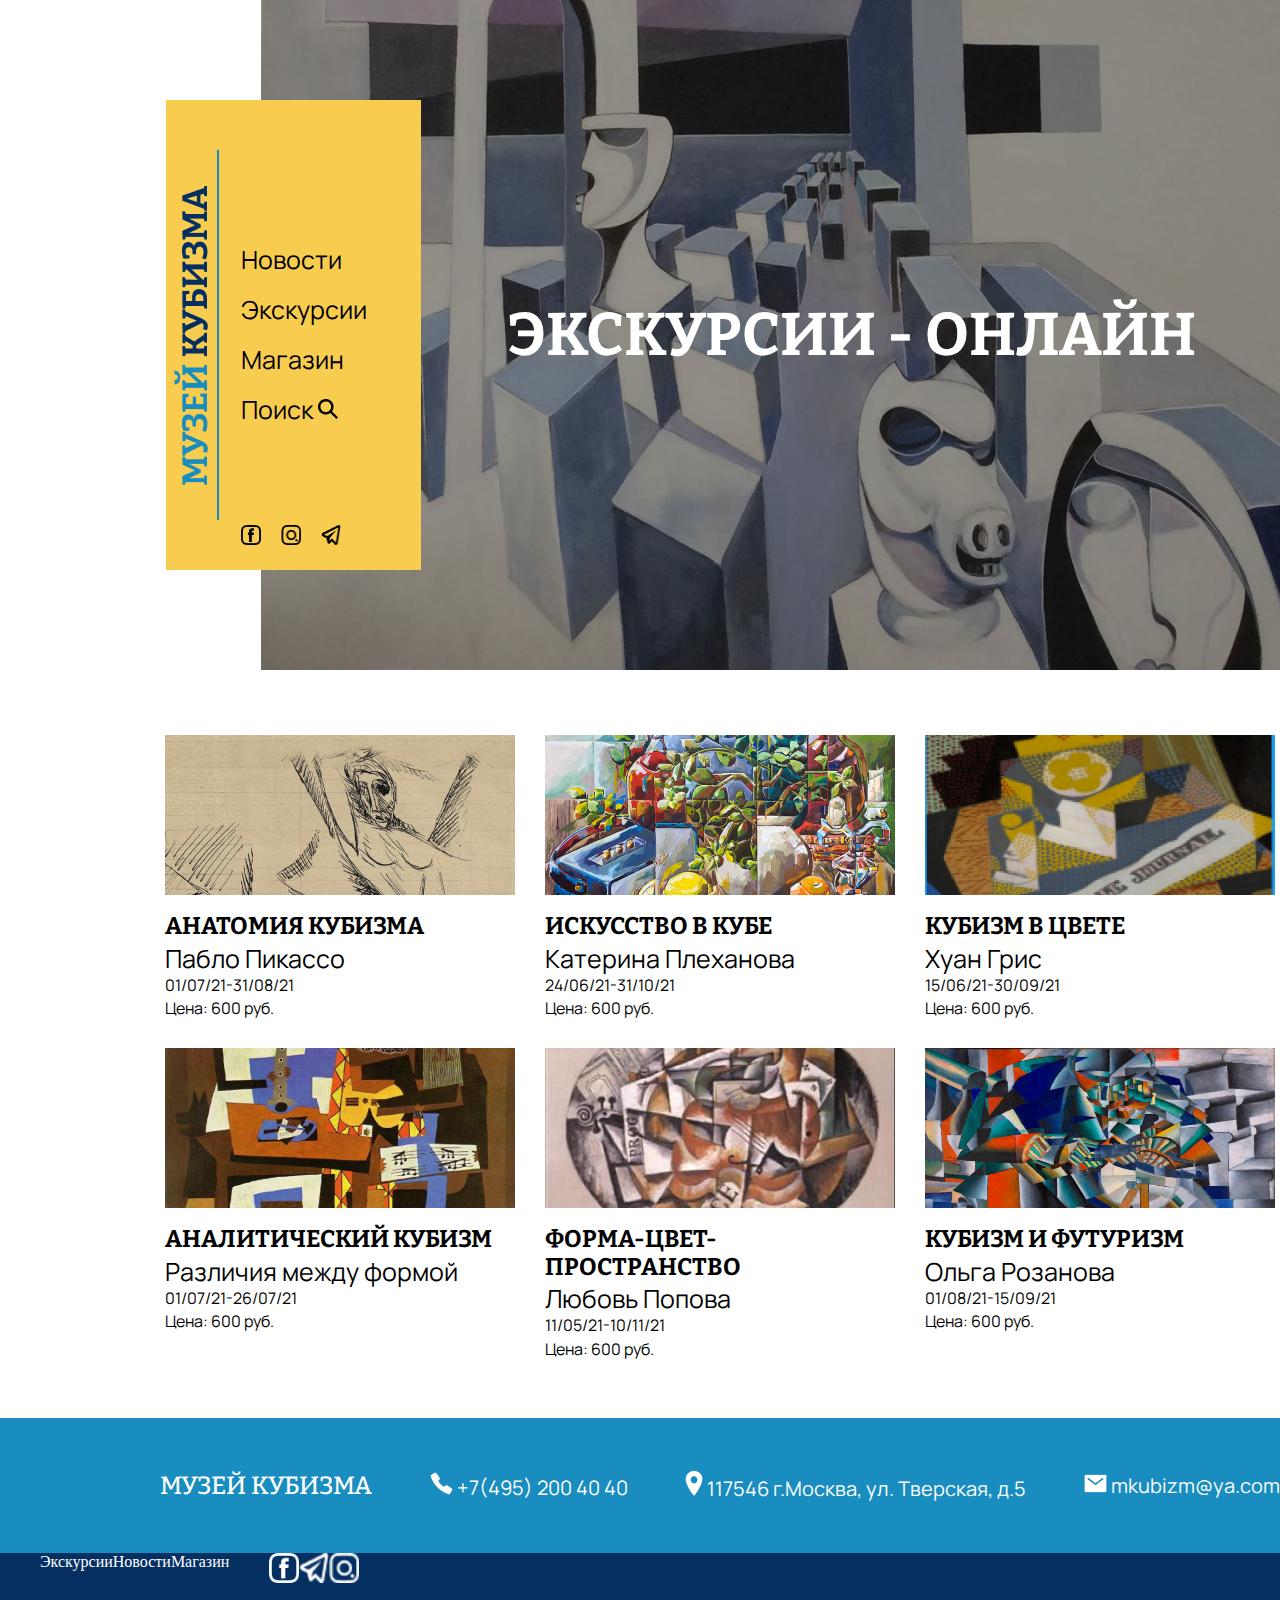
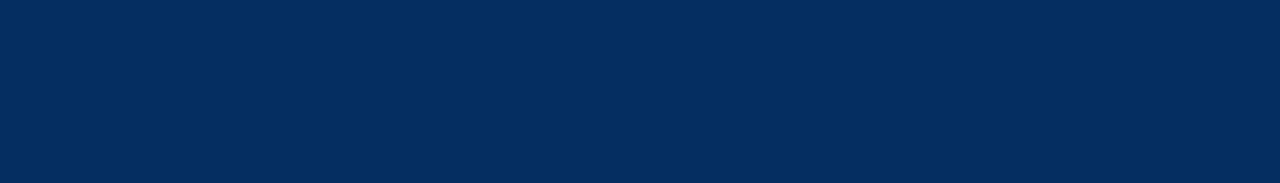
<file: index.html>
<!DOCTYPE html>
<html lang="ru">
<head>
  <meta charset="UTF-8">
  <meta http-equiv="X-UA-Compatible" content="IE=edge">
  <meta name="viewport" content="width=device-width, initial-scale=1.0">
  <link rel="stylesheet" href="styles/style.css">
  <link rel="stylesheet" href="styles/normalize.css">
  <link rel="preconnect" href="https://fonts.googleapis.com">
  <link rel="preconnect" href="https://fonts.gstatic.com" crossorigin>
  <link href="https://fonts.googleapis.com/css2?family=Bitter:wght@500;700&family=Manrope:wght@500&display=swap" rel="stylesheet">
  <title>Museum</title>
</head>
<body class="root">
  <header class="header">
    <div class="header__main-img">
      <div class="header__overlay">
        <div class="header__menu-block">
          <div class="menu-block_logo">
            <img class="logo" src="images/main_logo.png" alt="">
            <div class="line"></div>
          </div>
          <div class="menu-block_navi">
            <ul class="navi">
              <li class="navi_links"><a class="navi_link" href="#">Новости</a></li>
              <li class="navi_links"><a class="navi_link" href="#">Экскурсии</a></li>
              <li class="navi_links"><a class="navi_link" href="#">Магазин</a></li>
              <li class="navi_links"><a class="navi_link" href="#">Поиск <img class="magnifler" src="/images/magnifler.png" alt=""></a></li>
            </ul>
            <ul class="social">
              <li class="social_links"><a href="#"><img class="social_icon" src="images/facebook_norm.png" alt=""></a></li>
              <li class="social_links"><a href="#"><img class="social_icon" src="images/instagram.png" alt=""></a></li>
              <li class="social_links"><a href="#"><img class="social_icon" src="images/telegram.png" alt=""></a></li>
            </ul>
          </div>
        </div>
        <h1 class="header__title">экскурсии - онлайн</h1>
      </div>
    </div>
  </header>
  <div class="content">
    <ul class="cards">
      <li class="card">
        <a href="#" class="card__link">
          <img src="images/anatomy.png" alt="" class="card__picture">
          <h2 class="card__title">анатомия кубизма</h2>
          <p class="card__autor">Пабло Пикассо</p>
          <p class="card__date">01/07/21-31/08/21</p>
          <p class="card__price">Цена: 600 руб.</p>
        </a>
      </li>
      <li class="card">
        <a href="#" class="card__link">
          <img src="images/art.png" alt="" class="card__picture">
          <h2 class="card__title">искусство в кубе</h2>
          <p class="card__autor">Катерина Плеханова</p>
          <p class="card__date">24/06/21-31/10/21</p>
          <p class="card__price">Цена: 600 руб.</p>
        </a>
      </li>      
      <li class="card">
        <a href="#" class="card__link">
          <img src="images/color.png" alt="" class="card__picture">
          <h2 class="card__title">кубизм в цвете</h2>
          <p class="card__autor">Хуан Грис</p>
          <p class="card__date">15/06/21-30/09/21</p>
          <p class="card__price">Цена: 600 руб.</p>
        </a>
      </li>
      <li class="card">
        <a href="#" class="card__link">
          <img src="images/analist.png" alt="" class="card__picture">
          <h2 class="card__title">аналитический кубизм</h2>
          <p class="card__autor">Различия между формой</p>
          <p class="card__date">01/07/21-26/07/21</p>
          <p class="card__price">Цена: 600 руб.</p>
        </a>
      </li>
      <li class="card">
        <a href="#" class="card__link">
          <img src="images/form-color-space.png" alt="" class="card__picture">
          <h2 class="card__title">форма-цвет-пространство</h2>
          <p class="card__autor">Любовь Попова</p>
          <p class="card__date">11/05/21-10/11/21</p>
          <p class="card__price">Цена: 600 руб.</p>
        </a>
      </li>
      <li class="card">
        <a href="#" class="card__link">
          <img src="images/cudism.jpeg" alt="" class="card__picture">
          <h2 class="card__title">Кубизм и футуризм</h2>
          <p class="card__autor">Ольга Розанова</p>
          <p class="card__date">01/08/21-15/09/21</p>
          <p class="card__price">Цена: 600 руб.</p>
        </a>
      </li>
    </ul>
  </div>
  <section class="footer">
    <div class="footer__contacts">
      <div class="footer__logo">музей кубизма</div>
      <div class="footer__contact"><img class="footer__contact-icon" src="images/telephon.png" alt="">  +7(495) 200 40 40</div>
      <div class="footer__contact"><img class="footer__contact-icon" src="images/location.png" alt="">  117546 г.Москва, ул. Тверская, д.5</div>
      <div class="footer__contact"><img class="footer__contact-icon" src="images/email.png" alt="">  mkubizm@ya.com</div>
    </div>
    <div class="footer__links">
      <ul class="footer__navi">
        <li class="footer__navi-link"><a class="navi-link__text" href="#">Экскурсии</a></li>
        <li class="footer__navi-link"><a class="navi-link__text" href="#">Новости</a></li>
        <li class="footer__navi-link"><a class="navi-link__text" href="#">Магазин</a></li>
      </ul>
      <ul class="footer__links-social">
        <li class="footer__navi-link"><a class="" href="#"><img class="navi_link-icon" src="images/facebook_norm.png" alt=""></a></li>
        <li class="footer__navi-link"><a class="" href="#"><img class="navi_link-icon" src="images/telegram.png" alt=""></a></li>
        <li class="footer__navi-link"><a class="" href="#"><img class="navi_link-icon" src="images/instagram.png" alt=""></a></li>
      </ul>
    </div>
  </section>
</body>
</file>
<file: styles/style.css>
.root {
  width: 1440px;
}
/* Блок header*/

.header {
  width: 100%;
  position: relative;
}

.header__main-img {
  background-image: url(../images/main-illustration.png);
  width: 1180px;
  height: 670px;
  background-position: center;
  background-size: cover;
  margin-left: 261px;
}

.header__overlay {
  width: 100%;
  height: 100%;
  background-color: rgba(0, 0, 0, .4);
  display: flex;
}

.header__title {
  font-family: 'Bitter', serif;
  margin: auto;
  text-transform: uppercase;
  line-height: 50px;
  font-size: 60px;
  font-weight: 700;
  color: white; 
}


.header__menu-block {
  width: 255px;
  height: 470px;
  background-color: #F8CC4F;
  display: flex;
  margin-top: auto;
  margin-bottom: auto;
  position: absolute;
  top: 100px;
  left: 166px;
}

.menu-block_logo {
  width: 35px;
  height: 470px;
  display: flex;
  justify-content: center;
  align-items: center;
}

.logo {
  width: 35px;
  margin-left: 25px;
}

.line {
  border-left: 2px solid #198dbf;
  height: 370px;
  margin-left: 9px;
}

.navi {
  display: flex;
  flex-direction: column;
  gap: 20px 20px;
  margin-top: 145px;
  width: 160px
  padding-left: 0;
  margin-bottom: 0;
  
}

.navi_link {
  font-family: 'Manrope', sans-serif;
  line-height: 30px;
  font-size: 25px;
  font-weight: 400;
  text-decoration: none;
  color: black;
}

.navi_links {
  list-style: none;
  width: 160px;
}

.social {
  display: flex;
  gap: 20px;
  margin-top: 100px;
}

.social_links {
  list-style: none;
}

.social_icon {
  width: 20px;
  height: 20px;
}



.cards {
display: flex;
gap: 30px;
flex-wrap: wrap;
margin-top: 65px;
justify-content: center;
padding: 0;
margin-bottom: 0;
}

.card {
list-style: none;
font-family: 'Manrope', sans-serif;
max-width: 350px;
}

.card__picture {
  width: 350px;
  height: 160px;
  background-position: center;
}

.card__link {
  text-decoration: none;
  color: black;
}

.card__title {
  font-family: 'Bitter', serif;
  text-transform: uppercase;
  margin-top: 15px;
  margin-bottom: 0;
}

.card__autor {
  line-height: 25px;
  font-size: 25px;
  font-weight: 400;
  margin-top: 5px;
  margin-bottom: 0;
}

.card__date {
  margin-top: 5px;
  margin-bottom: 0;
}

.card__price {
  margin-top: 5px;
  margin-bottom: 0;
}

.footer__contacts {
  background-color: #198dbf;
  height: 135px;
  margin-top: 60px;
  display: flex;
  align-items: center;
  padding-left: 160px;
  padding-right: 160px;
  justify-content: space-between;
}

.footer__logo {
  font-family: 'Bitter', serif;
  line-height: 30px;
  font-size: 25px;
  font-weight: 500;
  color: white;
  text-transform: uppercase;
}

.footer__contact {
  font-family: 'Manrope', sans-serif;
  line-height: 25px;
  font-size: 20px;
  color: white;
}

.footer__links {
  background-color: #052e61;
  margin-top: 0;
  height: 230px;
  display: flex;
}

.footer__navi {
  margin-top: 0;
  margin-bottom: 0;
  display: flex;
  
}

.footer__links-social {
  margin-top: 0;
  margin-bottom: 0;
  display: flex;
}

.navi_link-icon {
  -webkit-filter: invert(1);
   filter: invert(1);
   width: 30px;
   height: 30px;
}

.footer__navi-link {
  list-style: none;
  
}

.navi-link__text {
  text-decoration: none;
  color: white;
}
</file>
